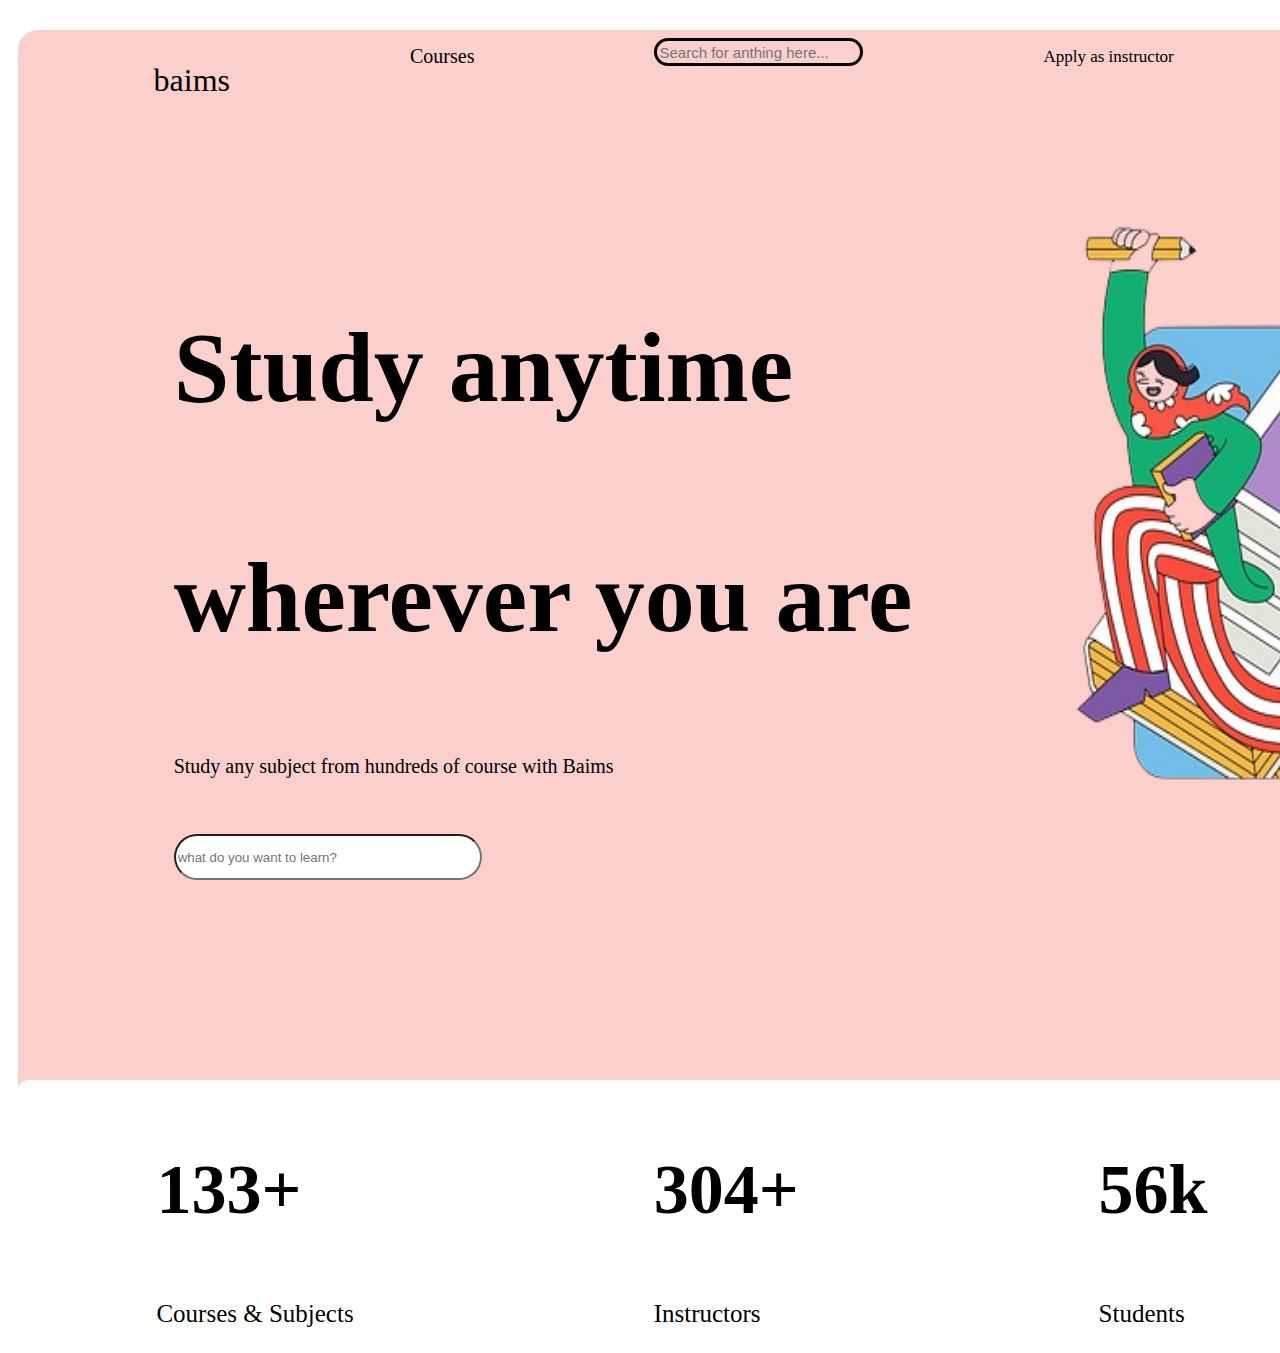
<file: index.html>
<!DOCTYPE html>
<html lang="en">
<head>
    <meta charset="UTF-8">
    <meta name="viewport" content="width=device-width, initial-scale=1.0">
    <link rel="stylesheet" href="style.css">
    <title>Landing Page</title>
</head>
<body>
    
        <div id="maincolor">

           <div id="topnav">

            <div id="baims">
            <p>baims</p>
            </div>
            <div id="coo">
              Courses  
            </div>
            <div>
                <input type="text" placeholder="Search for anthing here..." id="text">
            </div>
            <div>
                <p id="instructor">Apply as instructor</p>
            </div>

            <div id="signin">
                <p>Sign in</p>
            </div>

            <div>
                <p><button id="sign">Sign Up</button></p>
            </div>

           </div>

           <div id="prg">
            
            <div>
            <p id="Study"><b>Study anytime<br><br>wherever you are </b></p>
            <p id="coursewithbaims">Study any subject from hundreds of course with Baims</p><br><br>
            <input type="text" placeholder="what do you want to learn?" id="whatdoyouwanttolearn">
           </div>

           <div>
            <img src="Images/person.png" alt="person" id="photo">
           </div>

           </div>


        

        <div id="white">

        <div id="footer">

        <div>
           <p id="nums"><b>133+</b></p> 
           <p id="course">Courses & Subjects</p>
           </div>

          <div>
           <p id="nums"><b>304+</b></p>
           <p id="course">Instructors</p>
          </div>

         <div>
           <p id="nums"><b>56k</b></p>
           <p id="course">Students</p>
        </div>

        <div>
           <p id="nums"><b>11M+</b></p>
           <p id="course">Lectures View</p>
        </div>

        </div>

        </div>

        </div>


    


</body>
</html>
</file>
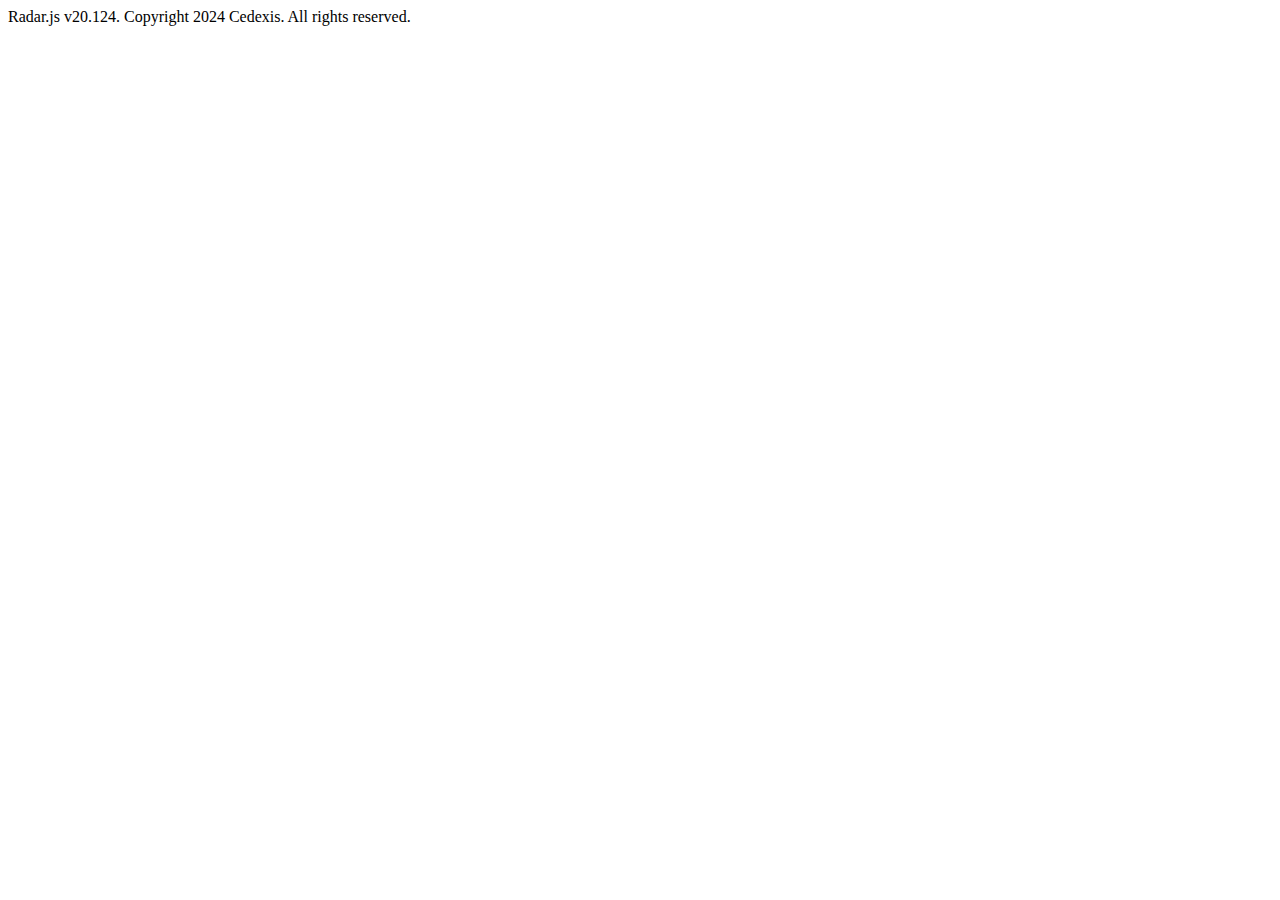
<file: Images/Loice Mwau _ LinkedIn_files/radar.html>
<!DOCTYPE html>
<!-- saved from url=(0065)https://radar.cedexis.com/1707728419/radar.html?customer-id=11326 -->
<html><head><meta http-equiv="Content-Type" content="text/html; charset=windows-1252"><title>Cedexis Radar</title><link rel="icon" href="data:;base64,iVBORw0KGgo="></head><body data-new-gr-c-s-check-loaded="14.1168.0" data-gr-ext-installed="">Radar.js v20.124. Copyright 2024 Cedexis. All rights reserved.<script type="text/javascript" charset="utf-8">
/* Radar.js v20.124. Copyright 2024 Cedexis. All rights reserved. */
if(!cedexis||!cedexis.start){if(!cedexis)var cedexis={};(function(_){_.MP="//radar.cedexis.com/releases/1707728419/";
_.MI={"radar":[],"impact":["radar"],"video":["radar"],"sdwan":["radar"]};_.MU={"radar":["radar.js"],"impact":["impact.js"],"video":["video.js"],"sdwan":["sdwan.js"]};
var aa,ba,fa,ga,ha,C,ia,la,ma,na,oa,pa,ra,sa,ta,ua,xa,ya,F,za,Aa,Ca,Da,Ea,Ga,Ha,Ia,Na,Ka,Oa,Ra,Wa,Ya,Va,eb,ab,Za,$a,fb,hb,cb,kb,lb,jb,ob,qb,rb,sb,tb,ub,vb,wb,yb,zb,Bb,Fb,Gb,Ib,Kb,Lb,Mb,Pb,Nb,Vb,$b,Wb,cc,bc,Yb,Tb,jc,pc,qc,rc,uc,wc,xc,N,zc,O,P,Dc,Fc,Gc,Ic,Kc,Lc,Jc,Nc,Pc,Rc,Sc,Tc,Uc,Vc,Xc,Wc,Zc,bd,cd,dd,ed,gd,id,jd,md,kd,rd,ld,sd,qd,od,pd,vd,wd,Qc,R,Hc,Mc,Ac,xd,yd,Cd,Ad,Dd,Bd,Ed,Kd,Jd,Ld,Id,tc,Nd,Pd,Od,Sd,Td,nd,n,Db,Eb;_.l=function(a){return void 0!==a};
aa=function(a,b){for(var c=a.split("."),d=b||n,e;e=c.shift();)if(null!=d[e])d=d[e];else return null;return d};_.p=function(){};
ba=function(a){var b=typeof a;if("object"==b)if(a){if(a instanceof Array)return"array";if(a instanceof Object)return b;var c=Object.prototype.toString.call(a);if("[object Window]"==c)return"object";if("[object Array]"==c||"number"==typeof a.length&&"undefined"!=typeof a.splice&&"undefined"!=typeof a.propertyIsEnumerable&&!a.propertyIsEnumerable("splice"))return"array";if("[object Function]"==c||"undefined"!=typeof a.call&&"undefined"!=typeof a.propertyIsEnumerable&&!a.propertyIsEnumerable("call"))return"function"}else return"null";
else if("function"==b&&"undefined"==typeof a.call)return"object";return b};_.r=function(a){return"array"==ba(a)};_.da=function(a){var b=ba(a);return"array"==b||"object"==b&&"number"==typeof a.length};_.t=function(a){return"string"==typeof a};_.ea=function(a){return"boolean"==typeof a};_.u=function(a){return"number"==typeof a};_.v=function(a){return"function"==ba(a)};_.w=function(a){var b=typeof a;return"object"==b&&null!=a||"function"==b};fa=function(a,b,c){return a.call.apply(a.bind,arguments)};
ga=function(a,b,c){if(!a)throw Error();if(2<arguments.length){var d=Array.prototype.slice.call(arguments,2);return function(){var c=Array.prototype.slice.call(arguments);Array.prototype.unshift.apply(c,d);return a.apply(b,c)}}return function(){return a.apply(b,arguments)}};_.y=function(a,b,c){Function.prototype.bind&&-1!=Function.prototype.bind.toString().indexOf("native code")?_.y=fa:_.y=ga;return _.y.apply(null,arguments)};
_.A=function(a,b){var c=Array.prototype.slice.call(arguments,1);return function(){var b=c.slice();b.push.apply(b,arguments);return a.apply(this,b)}};_.B=function(){return+new Date};ha=function(a,b){for(var c=a.split("."),d=n,e;c.length&&(e=c.shift());)!c.length&&_.l(b)?d[e]=b:d[e]&&d[e]!==Object.prototype[e]?d=d[e]:d=d[e]={}};
C=function(a,b){function c(){}c.prototype=b.prototype;a.Db=b.prototype;a.prototype=new c;a.prototype.constructor=a;a.Lb=function(a,c,f){for(var d=Array(arguments.length-2),e=2;e<arguments.length;e++)d[e-2]=arguments[e];return b.prototype[c].apply(a,d)}};ia=function(a){if(Error.captureStackTrace)Error.captureStackTrace(this,ia);else{var b=Error().stack;b&&(this.stack=b)}a&&(this.message=String(a))};la=function(a){a=String(a.substr(a.length-7,7)).toLowerCase();return!(" google"<a||" google"!=a)};
ma=function(a,b){return-1!=a.toLowerCase().indexOf(b.toLowerCase())};na=function(a,b){return a<b?-1:a>b?1:0};oa=function(a,b,c){this.l=c;this.j=a;this.o=b;this.g=0;this.f=null};pa=function(a,b){a.o(b);a.g<a.l&&(a.g++,b.next=a.f,a.f=b)};ra=function(){var a=qa,b=null;a.f&&(b=a.f,a.f=a.f.next,a.f||(a.g=null),b.next=null);return b};sa=function(){this.next=this.g=this.f=null};
ta=function(a,b){if(_.t(a))return _.t(b)&&1==b.length?a.indexOf(b,0):-1;for(var c=0;c<a.length;c++)if(c in a&&a[c]===b)return c;return-1};_.D=function(a,b,c){for(var d=a.length,e=_.t(a)?a.split(""):a,f=0;f<d;f++)f in e&&b.call(c,e[f],f,a)};
ua=function(a){for(var b="chrome/43;opera mini;skyfire;teashark;uzard;puffin;yandex;dynatrace;googleweblight;adsbot;hoteladsverifier;google page speed insights;google web preview;applebot".split(";"),c=b.length,d=_.t(b)?b.split(""):b,e=0;e<c;e++)if(e in d&&a.call(void 0,d[e],e,b))return!0;return!1};_.wa=function(a,b,c){b=_.va(a,b,c);return 0>b?null:_.t(a)?a.charAt(b):a[b]};_.va=function(a,b,c){for(var d=a.length,e=_.t(a)?a.split(""):a,f=0;f<d;f++)if(f in e&&b.call(c,e[f],f,a))return f;return-1};
xa=function(a,b){var c=ta(a,b),d;(d=0<=c)&&Array.prototype.splice.call(a,c,1);return d};ya=function(a){return Array.prototype.concat.apply([],arguments)};F=function(a){return-1!=E.indexOf(a)};za=function(a,b){for(var c in a)b.call(void 0,a[c],c,a)};Aa=function(a,b){for(var c in a)if(b.call(void 0,a[c],c,a))return!0;return!1};_.Ba=function(a){var b=0,c;for(c in a)b++;return b};Ca=function(a){var b=[],c=0,d;for(d in a)b[c++]=a[d];return b};Da=function(a){var b=[],c=0,d;for(d in a)b[c++]=d;return b};
Ea=function(a){var b={},c;for(c in a)b[c]=a[c];return b};Ga=function(a,b){for(var c,d,e=1;e<arguments.length;e++){d=arguments[e];for(c in d)a[c]=d[c];for(var f=0;f<Fa.length;f++)c=Fa[f],Object.prototype.hasOwnProperty.call(d,c)&&(a[c]=d[c])}};Ha=function(a){n.setTimeout(function(){throw a;},0)};
Ia=function(){var a=n.MessageChannel;"undefined"===typeof a&&"undefined"!==typeof window&&window.postMessage&&window.addEventListener&&!F("Presto")&&(a=function(){var a=window.document.createElement("IFRAME");a.style.display="none";a.src="";window.document.documentElement.appendChild(a);var b=a.contentWindow,a=b.document;a.open();a.write("");a.close();var c="callImmediate"+Math.random(),d="file:"==b.location.protocol?"*":b.location.protocol+"//"+b.location.host,a=(0,_.y)(function(a){if(("*"==d||a.origin==
d)&&a.data==c)this.port1.onmessage()},this);b.addEventListener("message",a,!1);this.port1={};this.port2={postMessage:function(){b.postMessage(c,d)}}});if("undefined"!==typeof a&&!F("Trident")&&!F("MSIE")){var b=new a,c={},d=c;b.port1.onmessage=function(){if(_.l(c.next)){c=c.next;var a=c.za;c.za=null;a()}};return function(a){d.next={za:a};d=d.next;b.port2.postMessage(0)}}return"undefined"!==typeof window.document&&"onreadystatechange"in window.document.createElement("SCRIPT")?function(a){var b=window.document.createElement("SCRIPT");
b.onreadystatechange=function(){b.onreadystatechange=null;b.parentNode.removeChild(b);b=null;a();a=null};window.document.documentElement.appendChild(b)}:function(a){n.setTimeout(a,0)}};Na=function(a,b){Ja||Ka();La||(Ja(),La=!0);var c=qa,d=Ma.get();d.set(a,b);c.g?c.g.next=d:c.f=d;c.g=d};
Ka=function(){if(-1!=String(n.Promise).indexOf("[native code]")){var a=n.Promise.resolve(void 0);Ja=function(){a.then(Oa)}}else Ja=function(){var a=Oa;!_.v(n.setImmediate)||n.Window&&n.Window.prototype&&!F("Edge")&&n.Window.prototype.setImmediate==n.setImmediate?(Pa||(Pa=Ia()),Pa(a)):n.setImmediate(a)}};Oa=function(){for(var a;a=ra();){try{a.f.call(a.g)}catch(b){Ha(b)}pa(Ma,a)}La=!1};
_.I=function(a,b){this.f=G;this.w=void 0;this.l=this.g=this.j=null;this.o=this.v=!1;if(a!=_.p)try{var c=this;a.call(b,function(a){c.M(Qa,a)},function(a){c.M(H,a)})}catch(d){this.M(H,d)}};Ra=function(){this.next=this.l=this.g=this.o=this.f=null;this.j=!1};_.Ta=function(a,b,c){var d=Sa.get();d.o=a;d.g=b;d.l=c;return d};_.Ua=function(){var a=new _.I(_.p);a.M(Qa,void 0);return a};Wa=function(a,b,c){Va(a,b,c,null)||Na(_.A(b,a))};
_.Xa=function(a){return new _.I(function(b,c){var d=a.length,e=[];if(d)for(var f=function(a,c){d--;e[a]=c;d||b(e)},g=function(a){c(a)},h=0,m;h<a.length;h++)m=a[h],Wa(m,_.A(f,h),g);else b(e)})};Ya=function(a,b){if(a.f==G)if(a.j){var c=a.j;if(c.g){for(var d=0,e=null,f=null,g=c.g;g&&(g.j||(d++,g.f==a&&(e=g),!(e&&1<d)));g=g.next)e||(f=g);e&&(c.f==G&&1==d?Ya(c,b):(f?(d=f,d.next==c.l&&(c.l=d),d.next=d.next.next):Za(c),$a(c,e,H,b)))}a.j=null}else a.M(H,b)};
_.bb=function(a,b){a.g||a.f!=Qa&&a.f!=H||ab(a);a.l?a.l.next=b:a.g=b;a.l=b};_.db=function(a,b,c,d){var e=_.Ta(null,null,null);e.f=new _.I(function(a,g){e.o=b?function(c){try{var e=b.call(d,c);a(e)}catch(q){g(q)}}:a;e.g=c?function(b){try{var e=c.call(d,b);!_.l(e)&&b instanceof cb?g(b):a(e)}catch(q){g(q)}}:g});e.f.j=a;_.bb(a,e);return e.f};
Va=function(a,b,c,d){if(a instanceof _.I)return _.bb(a,_.Ta(b||_.p,c||null,d)),!0;var e;if(a)try{e=!!a.$goog_Thenable}catch(g){e=!1}else e=!1;if(e)return a.then(b,c,d),!0;if(_.w(a))try{var f=a.then;if(_.v(f))return eb(a,f,b,c,d),!0}catch(g){return c.call(d,g),!0}return!1};eb=function(a,b,c,d,e){function f(a){h||(h=!0,d.call(e,a))}function g(a){h||(h=!0,c.call(e,a))}var h=!1;try{b.call(a,g,f)}catch(m){f(m)}};ab=function(a){a.v||(a.v=!0,Na(a.Qa,a))};
Za=function(a){var b=null;a.g&&(b=a.g,a.g=b.next,b.next=null);a.g||(a.l=null);return b};$a=function(a,b,c,d){if(c==H&&b.g&&!b.j)for(;a&&a.o;a=a.j)a.o=!1;if(b.f)b.f.j=null,fb(b,c,d);else try{b.j?b.o.call(b.l):fb(b,c,d)}catch(e){gb.call(null,e)}pa(Sa,b)};fb=function(a,b,c){b==Qa?a.o.call(a.l,c):a.g&&a.g.call(a.l,c)};hb=function(a,b){a.o=!0;Na(function(){a.o&&gb.call(null,b)})};cb=function(a){ia.call(this,a)};kb=function(a){return function(b){var c=ib[a]||jb(a);ib[a]=c.then(b).then(_.p)}};lb=function(){};
jb=function(a){var b=mb[a],c=b.length,d=new _.I(function(a){_.D(b,function(b){kb(b)(function(){--c||a()})})});_.D(nb[a],function(a){d=d.then(_.A(ob,a))});return d};ob=function(a){return new _.I(function(b){var c=window.document.createElement("script");c.async=!0;c.type="text/javascript";c.src=pb+a;c.onload=c.onreadystatechange=function(){c.readyState&&"loaded"!=c.readyState&&"complete"!=c.readyState||(window.document.body.removeChild(c),b())};window.document.body.appendChild(c)})};qb=function(){};
rb=function(a){return a.g||(a.g=a.l())};sb=function(){};tb=function(a){if(!a.j&&"undefined"==typeof window.XMLHttpRequest&&"undefined"!=typeof window.ActiveXObject){for(var b=["MSXML2.XMLHTTP.6.0","MSXML2.XMLHTTP.3.0","MSXML2.XMLHTTP","Microsoft.XMLHTTP"],c=0;c<b.length;c++){var d=b[c];try{return new window.ActiveXObject(d),a.j=d}catch(e){}}throw Error("Could not create ActiveXObject. ActiveX might be disabled, or MSXML might not be installed");}return a.j};_.J=function(){};
ub=function(){this.f=new window.XDomainRequest;this.readyState=0;this.onreadystatechange=null;this.responseText="";this.status=-1;this.statusText=this.responseXML=null;this.f.onload=(0,_.y)(this.Va,this);this.f.onerror=(0,_.y)(this.Ea,this);this.f.onprogress=(0,_.y)(this.Za,this);this.f.ontimeout=(0,_.y)(this.bb,this)};vb=function(a,b){a.readyState=b;if(a.onreadystatechange)a.onreadystatechange()};wb=function(a){wb[" "](a);return a};
yb=function(a,b){var c=xb;return Object.prototype.hasOwnProperty.call(c,a)?c[a]:c[a]=b(a)};zb=function(){var a=n.document;return a?a.documentMode:void 0};
Bb=function(a){return yb(a,function(){for(var b=0,c=String(Ab).replace(/^[\s\xa0]+|[\s\xa0]+$/g,"").split("."),d=String(a).replace(/^[\s\xa0]+|[\s\xa0]+$/g,"").split("."),e=Math.max(c.length,d.length),f=0;!b&&f<e;f++){var g=c[f]||"",h=d[f]||"";do{g=/(\d*)(\D*)(.*)/.exec(g)||["","","",""];h=/(\d*)(\D*)(.*)/.exec(h)||["","","",""];if(0==g[0].length&&0==h[0].length)break;b=na(0==g[1].length?0:(0,window.parseInt)(g[1],10),0==h[1].length?0:(0,window.parseInt)(h[1],10))||na(0==g[2].length,0==h[2].length)||
na(g[2],h[2]);g=g[3];h=h[3]}while(!b)}return 0<=b})};Fb=function(){0!=Cb&&(this[Db]||(this[Db]=++Eb));this.A=this.A;this.Y=this.Y};Gb=function(a,b){this.type=a;this.currentTarget=this.f=b;this.Fa=!0};
Ib=function(a,b){Gb.call(this,a?a.type:"");this.currentTarget=this.f=null;this.screenY=this.screenX=0;this.key="";this.ia=null;if(a){this.type=a.type;var c=a.changedTouches?a.changedTouches[0]:null;this.f=a.target||a.srcElement;this.currentTarget=b;var d=a.relatedTarget;if(d&&Hb)try{wb(d.nodeName)}catch(e){}null===c?(this.screenX=a.screenX||0,this.screenY=a.screenY||0):(this.screenX=c.screenX||0,this.screenY=c.screenY||0);this.key=a.key||"";this.ia=a;a.defaultPrevented&&this.g()}};
Kb=function(a,b,c,d,e){this.listener=a;this.f=null;this.src=b;this.type=c;this.capture=!!d;this.ea=e;this.key=++Jb;this.fa=this.la=!1};Lb=function(a){a.fa=!0;a.listener=null;a.f=null;a.src=null;a.ea=null};Mb=function(a){this.src=a;this.f={};this.g=0};_.Ob=function(a,b,c,d,e,f){var g=b.toString();b=a.f[g];b||(b=a.f[g]=[],a.g++);var h=Nb(b,c,e,f);-1<h?(a=b[h],d||(a.la=!1)):(a=new Kb(c,a.src,g,!!e,f),a.la=d,b.push(a));return a};
Pb=function(a,b){var c=b.type;c in a.f&&xa(a.f[c],b)&&(Lb(b),a.f[c].length||(delete a.f[c],a.g--))};Nb=function(a,b,c,d){for(var e=0;e<a.length;++e){var f=a[e];if(!f.fa&&f.listener==b&&f.capture==!!c&&f.ea==d)return e}return-1};_.K=function(a,b,c,d,e){if(_.r(b))for(var f=0;f<b.length;f++)_.K(a,b[f],c,d,e);else c=_.Qb(c),a&&a[_.Rb]?_.Ob(a.V,String(b),c,!1,d,e):_.Sb(a,b,c,!1,d,e)};
_.Sb=function(a,b,c,d,e,f){if(!b)throw Error("Invalid event type");var g=!!e,h=Tb(a);h||(a[Ub]=h=new Mb(a));c=_.Ob(h,b,c,d,e,f);if(!c.f){d=Vb();c.f=d;d.src=a;d.listener=c;if(a.addEventListener)a.addEventListener(b.toString(),d,g);else if(a.attachEvent)a.attachEvent(Wb(b.toString()),d);else throw Error("addEventListener and attachEvent are unavailable.");Xb++}};Vb=function(){var a=Yb,b=Zb?function(c){return a.call(b.src,b.listener,c)}:function(c){c=a.call(b.src,b.listener,c);if(!c)return c};return b};
_.L=function(a,b,c,d,e){if(_.r(b))for(var f=0;f<b.length;f++)_.L(a,b[f],c,d,e);else c=_.Qb(c),a&&a[_.Rb]?(a=a.V,b=String(b).toString(),b in a.f&&(f=a.f[b],c=Nb(f,c,d,e),-1<c&&(Lb(f[c]),Array.prototype.splice.call(f,c,1),f.length||(delete a.f[b],a.g--)))):a&&(a=Tb(a))&&(c=a.qa(b,c,!!d,e))&&$b(c)};
$b=function(a){if(!_.u(a)&&a&&!a.fa){var b=a.src;if(b&&b[_.Rb])Pb(b.V,a);else{var c=a.type,d=a.f;b.removeEventListener?b.removeEventListener(c,d,a.capture):b.detachEvent&&b.detachEvent(Wb(c),d);Xb--;(c=Tb(b))?(Pb(c,a),c.g||(c.src=null,b[Ub]=null)):Lb(a)}}};Wb=function(a){return a in ac?ac[a]:ac[a]="on"+a};cc=function(a,b,c,d){var e=!0;if(a=Tb(a))if(b=a.f[b.toString()])for(b=b.concat(),a=0;a<b.length;a++){var f=b[a];f&&f.capture==c&&!f.fa&&(f=bc(f,d),e=e&&!1!==f)}return e};
bc=function(a,b){var c=a.listener,d=a.ea||a.src;a.la&&$b(a);return c.call(d,b)};
Yb=function(a,b){if(a.fa)return!0;if(!Zb){var c=b||aa("window.event"),d=new Ib(c,this),e=!0;if(!(0>c.keyCode||void 0!=c.returnValue)){a:{var f=!1;if(!c.keyCode)try{c.keyCode=-1;break a}catch(m){f=!0}if(f||void 0==c.returnValue)c.returnValue=!0}c=[];for(f=d.currentTarget;f;f=f.parentNode)c.push(f);for(var f=a.type,g=c.length-1;0<=g;g--){d.currentTarget=c[g];var h=cc(c[g],f,!0,d),e=e&&h}for(g=0;g<c.length;g++)d.currentTarget=c[g],h=cc(c[g],f,!1,d),e=e&&h}return e}return bc(a,new Ib(b,this))};
Tb=function(a){a=a[Ub];return a instanceof Mb?a:null};_.Qb=function(a){if(_.v(a))return a;a[dc]||(a[dc]=function(b){return a.handleEvent(b)});return a[dc]};
_.gc=function(a){for(var b=[],c=0,d=0;d<a.length;d++){for(var e=a.charCodeAt(d);255<e;)b[c++]=e&255,e>>=8;b[c++]=e}if(!ec)for(ec={},fc={},a=0;65>a;a++)ec[a]="ABCDEFGHIJKLMNOPQRSTUVWXYZabcdefghijklmnopqrstuvwxyz0123456789+/=".charAt(a),fc[a]="ABCDEFGHIJKLMNOPQRSTUVWXYZabcdefghijklmnopqrstuvwxyz0123456789._-".charAt(a);a=fc;c=[];for(d=0;d<b.length;d+=3){var f=b[d],g=(e=d+1<b.length)?b[d+1]:0,h=d+2<b.length,m=h?b[d+2]:0,q=f>>2,f=(f&3)<<4|g>>4,g=(g&15)<<2|m>>6,m=m&63;h||(m=64,e||(g=64));c.push(a[q],a[f],
a[g],a[m])}return c.join("")};_.hc=function(a){var b,c=[];for(b=0;b<a;b+=1)c.push("abcdefghijklmnopqrstuvwxyz".charAt(Math.floor(26*Math.random())));return c.join("")};jc=function(a){var b=a.sendReportFn;if(_.v(b)){var c=_.ic;_.ic=function(a,e){b(a,e,c)}}};_.kc=function(a,b){return new _.I(function(c,d){var e=(new _.J).f();e.open("GET",a,!0);e.onreadystatechange=function(){4==this.readyState&&(200==this.status&&b.apply(this,[c,d]),d(this))};e.send()})};
_.ic=function(a,b,c){var d=(new _.J).f();b?(d.open("POST",a,!0),d.send(b)):(d.open("GET",a,!0),d.send());c&&d.addEventListener("loadend",c)};pc=function(a){var b=["i2",_.hc(30)].join("-")+".init.cedexis-radar.net",c=["?imagesok=1","&n=",lc?1:0,"&p=",mc?1:0,"&r=",_.M?1:0,"&s=",nc?0:1,"&t=",2!=a.l&&oc?1:0];a.j&&c.push("&"+a.j);c=c.join("");return"https://"+[b,"i2",a.g,a.f,"j1/20/124",Math.floor(_.B()/1E3).toString(10),a.l,a.v,"providers.json"].join("/")+c};
qc=function(a){a=pc(a);return _.kc(a,function(a,c){try{var b=JSON.parse(this.responseText);a(b)}catch(e){c(e)}})};rc=function(){function a(a){return"first-paint"==a.name}var b=window.performance;return _.v(b&&b.getEntriesByType)&&(b=_.wa(window.performance.getEntriesByType("paint"),a))?b.startTime:null};_.sc=function(){var a=0,b=window.performance&&window.performance.timing,c=b&&b.msFirstPaint,d=rc();_.u(d)?a=b.navigationStart+Math.round(d):_.u(c)&&(a=Math.round(c));return a};
uc=function(a,b){var c=(window.performance||{}).timing;if(c&&tc(a))if(!c.loadEventEnd)b=b||0,20>b&&window.setTimeout(_.A(uc,a,b+1),200);else if(!(c.connectEnd<c.connectStart||c.domainLookupEnd<c.domainLookupStart||c.domComplete<c.domLoading||c.fetchStart<c.navigationStart||c.loadEventEnd<c.loadEventStart||c.loadEventEnd<c.navigationStart||c.responseEnd<c.responseStart||c.responseStart<c.requestStart)){var d=[a.l,"n1",0];_.D(vc,function(a){d.push(c[a]||0)});d.push(a.o);d.push("0");d.push(_.sc());_.ic("https://"+
d.join("/"))}};wc=function(a,b,c,d){this.g=a;this.w=b;this.v=c;this.o=d;this.l=this.j=void 0;this.f=[]};xc=function(a,b){return[a.g.I,a.o,b.ra,b.ma,b.aa,b.value]};N=function(a,b){var c=a.f[b];c||(c=a.f[b]={ra:b,ma:0,value:0,aa:4});return c};
zc=function(a){var b=a.f[1],c=a.f[0],d=!(b&&_.l(b.Z))&&!(c&&_.l(c.Z));if(d&&!c&&!_.l(a.j)||d&&!b&&c&&(a.f[1]=Ea(c),a.f[1].ra=1,!_.l(a.j)))return!0;_.D(a.f,(0,_.y)(function(a){if(0!=a.aa||a.Z)d=!1;if(!a.wb){if(_.l(a.Z)){var b=["e1",a.Z],c=yc[a.Z||1];c||(c=yc[1]);try{var e=JSON.stringify(c(this,a))}catch(m){e="Encoding error: "+m.toString()}_.ic("https://"+this.g.l+"/"+b.join("/"),e)}else{b=["f1",this.g.o,this.w,this.v,this.o,""+a.ra+","+a.ma,a.aa,a.value,(0,window.encodeURIComponent)(this.j||"0"),
"0"];c=a.nb;_.l(c)&&(e=c.startTime,b.push(O(e)),b.push(O(c.redirectStart-e)),b.push(O(c.redirectEnd-e)),b.push(O(c.fetchStart-e)),b.push(O(c.domainLookupStart-e)),b.push(O(c.domainLookupEnd-e)),b.push(O(c.connectStart-e)),b.push(O(c.secureConnectionStart-e)),b.push(O(c.connectEnd-e)),b.push(O(c.requestStart-e)),b.push(O(c.responseStart-e)),b.push(O(c.responseEnd-e)),b.push(O(c.duration)),c=c.transferSize,c=_.u(c)?c:0,b.push(c));if(this.l){for(;24>b.length;)b.push("");b.push(this.l)}_.ic("https://"+
this.g.l+"/"+b.join("/"))}a.wb=!0}},a));return d};O=function(a){return(0,window.isNaN)(a)?0:0>=a?0:Math.floor(a+2E-15)};P=function(a){ha("radar.stoppedAt",null);ha("cedexis.radar.stopped_at",null);var b=window.document.createElement("script");b.type="text/javascript";b.async=!0;b.src=a.R;b.onerror=a.C;void 0!==b.onreadystatechange?b.onreadystatechange=_.A(P.g,a):b.onload=_.A(P.f,a);window.document.body.appendChild(b);Ac(a,function(){window.document.body.removeChild(b)})};
Dc=function(a){if(_.M)for(var b=_.Bc(),c=b.length;c--;)if(b[c].name===a)return b[c];Cc=!0;return null};_.Bc=function(){var a=window.performance.getEntriesByType("resource");return _.r(a)?Ec.concat(a):Ec};Fc=function(){var a=window.performance.getEntries().length;if(1500<=a)a=window.performance.getEntriesByType("resource"),_.r(a)&&(Ec=a),window.performance.clearResourceTimings();else{for(var b=0;1500>b&&b<=a;)b+=50;150>=b&&(b=150);window.performance.setResourceTimingBufferSize(b)}Cc=!1};
Gc=function(a,b,c,d,e){var f=Dc(this.src);if(_.w(f)){if(!f.duration&&(_.u(e)||(e=0),10>e)){window.setTimeout((0,_.y)(Gc,this,a,b,c,d,e+1),10);return}f[b]&&f[c]&&f[c]>=f[b]?d.N(a(f[c]-f[b])):d.N(a(f.duration))}else 1===d.G&&d.N(a(_.B()-d.$()));d.C()};Ic=function(a){if(14===a.G){var b=Hc(a)||1E5;Gc.apply(this,[function(a){return 8*b/a},"requestStart","responseEnd",a])}else Gc.apply(this,[function(a){return a},"requestStart","responseStart",a])};
Kc=function(a){14===a.G?Jc.call(this,a):Gc.call(this,function(a){return a},"domainLookupStart","responseEnd",a)};Lc=function(a){Gc.call(this,function(a){return a},"domainLookupStart","domainLookupEnd",a)};Jc=function(a){var b=Hc(a)||1E5;Gc.call(this,function(a){return 8*b/a},"requestStart","responseEnd",a)};
Nc=function(a,b,c){if(mc){var d=Mc();d.src=a.R;var e=function(a){a=a.ia;a.source==d.contentWindow&&b(a.data)};_.K(window,"message",e);c&&_.K(d,"load",function(b){null!=b.currentTarget&&null!=b.currentTarget.contentWindow?c(b):window.document.body.contains(d)?a.abort(2):a.abort(3)});window.document.body.appendChild(d);Ac(a,function(){window.document.body.removeChild(d);_.L(window,"message",e)})}else-1===a.G&&a.K("0"),a.C()};
Pc=function(a){Nc(a,function(b){var c=b[0],d=b[1],e=b[2],f=b[3],g=b[5],h=b[6]||"";b=b[4]||f;if(-1===a.G)a.K(b);else{b&&a.K(b);if(14===a.G){if(e&&e>c){a.N(8*(Hc(a)||1E5)/(e-c));a.C();return}}else if(a.f===Oc){if(e&&e>=g){a.H.f.l=h;a.N(e-g);a.C();return}}else if(d&&d>=c){a.N(d-c);a.C();return}a.W(4)}a.C()},function(b){var c=a.o,d=a.B,e=a.A;_.t(c)&&!_.t(e)&&(e=c);!e||c||-1!=e.indexOf(":")||(c=e);var f={version:1};_.t(c)&&(f.headerNames=c);_.t(e)&&(f.regexp=e);_.t(d)&&(f.sendHeader=d);b.currentTarget.contentWindow.postMessage([["timing",
"requestStart"],["timing","responseStart"],["timing","responseEnd"],["uniqueNodeId",e],["uniqueNodeIdVersioned",f],["timing","domainLookupStart"],["token","HMAC"]],"*")})};
Rc=function(a){var b=a.T,c=0,b=b.slice(b.lastIndexOf("/")+1),d=[/cdx10b/,/rdr12/,/radar\.js/,/r\d+(-\d+kb)?\.js/i,/r\d+\w+(-\d+kb)?\.js/i],e;"d17.html"===b&&(c=c||4);for(e=0;e<d.length;e+=1)d[e].test(b)&&(c=c||1);/\.js(\?)?/i.test(b)&&(c=c||5);/\.(ico|png|bmp|gif|jpg|jpeg)(\?)?/i.test(b)&&(c=c||2);/\.(htm(l)?)(\?)?/i.test(b)&&(c=c||3);return c?Qc(c,a):a.C};
Sc=function(a){ha("cdx.s.b",_.A(Sc.listener,a));var b=window.document.createElement("script");b.type="text/javascript";b.async=!0;b.src=a.R;window.document.body.appendChild(b);Ac(a,function(){window.document.body.removeChild(b)})};Tc=function(){Fb.call(this);this.V=new Mb(this);this.X=this};
Uc=function(a,b,c,d){b=a.V.f[String(b)];if(!b)return!0;b=b.concat();for(var e=!0,f=0;f<b.length;++f){var g=b[f];if(g&&!g.fa&&g.capture==c){var h=g.listener,m=g.ea||g.src;g.la&&Pb(a.V,g);e=!1!==h.call(m,d)&&e}}return e&&0!=d.Fa};Vc=function(a,b,c){if(_.v(a))c&&(a=(0,_.y)(a,c));else if(a&&"function"==typeof a.handleEvent)a=(0,_.y)(a.handleEvent,a);else throw Error("Invalid listener argument");return 2147483647<Number(b)?-1:n.setTimeout(a,b||0)};_.Yc=function(a){var b=[];Wc(new Xc,a,b);return b.join("")};
Xc=function(){};
Wc=function(a,b,c){if(null==b)c.push("null");else{if("object"==typeof b){if(_.r(b)){var d=b;b=d.length;c.push("[");for(var e="",f=0;f<b;f++)c.push(e),Wc(a,d[f],c),e=",";c.push("]");return}if(b instanceof String||b instanceof Number||b instanceof Boolean)b=b.valueOf();else{c.push("{");e="";for(d in b)Object.prototype.hasOwnProperty.call(b,d)&&(f=b[d],"function"!=typeof f&&(c.push(e),Zc(d,c),c.push(":"),Wc(a,f,c),e=","));c.push("}");return}}switch(typeof b){case "string":Zc(b,c);break;case "number":c.push((0,window.isFinite)(b)&&
!(0,window.isNaN)(b)?String(b):"null");break;case "boolean":c.push(String(b));break;case "function":c.push("null");break;default:throw Error("Unknown type: "+typeof b);}}};Zc=function(a,b){b.push('"',a.replace($c,function(a){var b=ad[a];b||(b="\\u"+(a.charCodeAt(0)|65536).toString(16).substr(1),ad[a]=b);return b}),'"')};bd=function(a){if(a.ca&&"function"==typeof a.ca)return a.ca();if(_.t(a))return a.split("");if(_.da(a)){for(var b=[],c=a.length,d=0;d<c;d++)b.push(a[d]);return b}return Ca(a)};
cd=function(a,b){if(a.forEach&&"function"==typeof a.forEach)a.forEach(b,void 0);else if(_.da(a)||_.t(a))_.D(a,b,void 0);else{var c;if(a.ba&&"function"==typeof a.ba)c=a.ba();else if(a.ca&&"function"==typeof a.ca)c=void 0;else if(_.da(a)||_.t(a)){c=[];for(var d=a.length,e=0;e<d;e++)c.push(e)}else c=Da(a);for(var d=bd(a),e=d.length,f=0;f<e;f++)b.call(void 0,d[f],c&&c[f],a)}};
dd=function(a,b){this.g={};this.f=[];this.j=0;var c=arguments.length;if(1<c){if(c%2)throw Error("Uneven number of arguments");for(var d=0;d<c;d+=2)this.set(arguments[d],arguments[d+1])}else if(a){a instanceof dd?(c=a.ba(),d=a.ca()):(c=Da(a),d=Ca(a));for(var e=0;e<c.length;e++)this.set(c[e],d[e])}};
ed=function(a){if(a.j!=a.f.length){for(var b=0,c=0;b<a.f.length;){var d=a.f[b];Object.prototype.hasOwnProperty.call(a.g,d)&&(a.f[c++]=d);b++}a.f.length=c}if(a.j!=a.f.length){for(var e={},c=b=0;b<a.f.length;)d=a.f[b],Object.prototype.hasOwnProperty.call(e,d)||(a.f[c++]=d,e[d]=1),b++;a.f.length=c}};gd=function(a){Tc.call(this);this.headers=new dd;this.w=a||null;this.j=!1;this.v=this.f=null;this.F="";this.l=this.D=this.o=this.B=!1;this.I=0;this.g=null;this.O=fd;this.J=this.S=!1};
id=function(a){return hd&&Bb(9)&&_.u(a.timeout)&&_.l(a.ontimeout)};jd=function(a){return"content-type"==a.toLowerCase()};md=function(a){a.j=!1;a.f&&(a.l=!0,a.f.abort(),a.l=!1);kd(a);ld(a)};kd=function(a){a.B||(a.B=!0,a.dispatchEvent("complete"),a.dispatchEvent("error"))};
rd=function(a){if(a.j&&"undefined"!=typeof nd&&(!a.v[1]||4!=od(a)||2!=pd(a)))if(a.o&&4==od(a))Vc(a.Ca,0,a);else if(a.dispatchEvent("readystatechange"),4==od(a)){a.j=!1;try{qd(a)?(a.dispatchEvent("complete"),a.dispatchEvent("success")):kd(a)}finally{ld(a)}}};ld=function(a){if(a.f){sd(a);var b=a.f,c=a.v[0]?_.p:null;a.f=null;a.v=null;a.dispatchEvent("ready");try{b.onreadystatechange=c}catch(d){}}};sd=function(a){a.f&&a.J&&(a.f.ontimeout=null);_.u(a.g)&&(n.clearTimeout(a.g),a.g=null)};
qd=function(a){var b=pd(a),c;a:switch(b){case 200:case 201:case 202:case 204:case 206:case 304:case 1223:c=!0;break a;default:c=!1}if(!c){if(b=!b)a=String(a.F).match(td)[1]||null,!a&&n.self&&n.self.location&&(a=n.self.location.protocol,a=a.substr(0,a.length-1)),b=!ud.test(a?a.toLowerCase():"");c=b}return c};od=function(a){return a.f?a.f.readyState:0};pd=function(a){try{return 2<od(a)?a.f.status:-1}catch(b){return-1}};
vd=function(a,b){var c=b.o;if(_.t(c)){var d=c.split(","),e=d.length,f,g;if(1==e)g=d[0].trim(),(f=a.getResponseHeader(g))?b.K(f):b.K(g+" header not found"),b.C();else if(1<e){for(var h=[];e--;)g=d[e].trim(),(f=a.getResponseHeader(g))&&h.push(g.toLowerCase()+":"+f);h.length?b.K(h.join("@")):b.K("headers not found ["+c+"]");b.C()}}else(h=(new RegExp(b.A,"mi")).exec(a.getAllResponseHeaders()))?b.K(h[1]):b.K("1"),b.C()};
wd=function(a,b,c){function d(c){var d,e,h=14==b.G;h?(d=c.requestStart,e=c.responseEnd):(d=c.requestStart,e=c.responseStart);if(b.H.w){var m;var q=b.H.o;if(_.t(q)){var q=q.split(","),z=q.length,x;if(1==z)x=q[0].trim(),(m=a.getResponseHeader(x))||(m=x+" header not found");else if(1<z){for(var ca=[];z--;)x=q[z].trim(),(m=a.getResponseHeader(x))&&ca.push(x.toLowerCase()+":"+m);m=ca.length?ca.join("@"):"headers not found"}}else m=void 0;m&&b.K(m)}d&&e&&e>=d?b.N(h?8*(Hc(b)||1E5)/(e-d):e-d):b.N(c.duration);
b.C()}qd(a)?(c=Dc(c),null===c?(1===b.G&&b.N(_.B()-b.$()),b.C()):c.duration?d(c):window.setTimeout(_.A(d,c),100)):(b.W(4),b.C())};Qc=function(a,b){var c=Q[a];c==Rc&&(c=c(b));return c?c:function(a){a.C()}};
R=function(a,b,c){this.H=a;this.f=c.t;this.T=c.u;this.o=c.h;this.A=c.r;this.B=c.rqh;this.j=c.timeout||a.g.timeout||4E3;this.v=[];this.G=b;this.aa=-1;if(a=4===this.f)a=this.T,b=a.length-13,a=0<=b&&a.indexOf("idynamic.html",b)==b;a&&(this.f=Oc);9===this.f?(b=this.T.indexOf("//"),c=this.T.substring(b+2),a="//",0<b&&(a=this.T.substring(0,b)+"//"),b=c.split("/"),b[0]=_.hc(63)+"."+b[0],a+=b.join("/")):this.H.g.a?(a=[this.H.l.g.g,this.H.l.g.f,this.H.g.p.z,this.H.g.p.c,this.H.j()],a=7==this.f||8==this.f||
15==this.f?ya(a,_.hc(8)):ya(this.G,a,this.H.l.I),a=ya(a,this.H.l.o).join("-"),a=this.T+(-1!=this.T.indexOf("?")?"&":"?")+"rnd="+a):a=this.T;this.R=a;this.H.v||1!=this.G&&0!=this.G||(this.H.v=this.R);this.C=(0,_.y)(this.C,this)};Hc=function(a){if(a.D)return a.D;if((a=/(\d+)kb\./i.exec(a.T))&&a[1])return Math.floor(1E3*(0,window.parseInt)(a[1],10)+2E-15)};
Mc=function(){var a=window.document.createElement("iframe");a.style.display="none";a.title="Cedexis Test Object";a.setAttribute("aria-hidden","true");return a};Ac=function(a,b){a.v.push(b)};xd=function(a,b){this.l=a;this.g=b;var c=aa("c.a",b),d=aa("c.b",b),e=aa("c.c",b);null===c&&(c=this.g.p.z);null===d&&(d=this.g.p.c);null===e&&(e=this.j());this.f=new wc(a,c,d,e);null===aa("p.p.d",b)&&this.f.K("0")};
yd=function(a){var b=[],c=a.g.p.p,d=c.a&&c.a.a,e;if(d)e=d.t,b.push(new R(a,1,d));else if(d=c.b&&c.b.a)e=d.t,b.push(new R(a,1,d));if(d=c.d)14==e?(a.o=d.h,a.o&&(a.w=!0)):b.push(new R(a,-1,d));c.a?(c.a.b&&b.push(new R(a,0,c.a.b)),c.a.c&&b.push(new R(a,14,c.a.c))):c.b&&(c.b.b&&b.push(new R(a,0,c.b.b)),c.b.c&&b.push(new R(a,14,c.b.c)));c.c&&(e=c.c.u,(e=/http:/i.test(e)?"http":/https:/i.test(e)?"https":/\/\//.test(e)?window.location.protocol.replace(":",""):null)&&("http:"!==window.location.protocol&&"https"!==
e||b.push(new R(a,2,c.c))));1<b.length&&-1==b[0].G&&(a=b[0],b[0]=b[1],b[1]=a);return b};Cd=function(a,b,c,d){_.l(d)||(d=-1);_.l(c)||(c=a);this.f=a;this.P=d;this.U=null;"radar"in zd||(zd.radar=new Ad);var e=zd.radar,f=this;(new _.I(function(a){f.M=a})).then(function(){return b(c).then((0,_.y)(e.v,e,f),function(){e.v(f)})});Bd(e,this)};Ad=function(){this.j={};this.l={};this.f=null;this.o=[];this.g=null};
Dd=function(a,b){var c=a;if(!a||b.P<c.P)b.U=c,a=b;else for(;;){if(!c.U||b.P<c.U.P){b.U=c.U;c.U=b;break}c=c.U}return a};Bd=function(a,b){var c=b.f.oa;a.j[c]=Dd(a.j[c],b);a.next()};Ed=function(a){var b=a.f;a.f=a.f.U;a.o.push(b);b.M()};
Kd=function(a,b){this.g=a;this.o=b.sig;this.I=b.txnId;var c=b.providers,d=b.radar;this.l=d.report_domain||"rpt.cedexis.com";this.J=0==d.navigation_timing_enabled==0;this.f=d.startup_delay;a.w?this.f=0:_.u(this.f)||(this.f=2E3);this.j=d.repeat_delay;_.u(this.j)||(this.j=0);this.A=1;_.u(d[Fd])&&(this.A=d[Fd]/100);this.D=1;_.u(d[Gd])&&(this.D=d[Gd]/100);this.F=1;_.u(d[Hd])&&(this.F=d[Hd]/100);var e=this;Id(e)&&_.D(c,function(a){a=new xd(e,a);Jd(e,a.sa,a)})};Jd=function(a,b,c){new Cd(a.g,b,c,a.f)};
Ld=function(a){_.l(a.B)||(a.B=Math.random()<a.A);return a.B};Id=function(a){_.l(a.w)||(a.w=!1,Ld(a)&&(a.w=Math.random()<a.F));return a.w};tc=function(a){_.l(a.v)||(a.v=!1,Ld(a)&&a.J&&(a.v=Math.random()<a.D));return a.v};Nd=function(a){this.g=a;this.f=Md;this.j=0;this.v=!0};Pd=function(a,b){a.o||(a.o=new _.I((0,_.y)(function(a){this.l=(0,_.y)(function(b){b=new _.S(window,window.document,this.g,b);b.A();a(b)},this)},a)));a.f==Md?a.start():2==a.f&&Od(a,{});a.o=a.o.then(function(a){b(a);return a})};
Od=function(a,b){if(a.l){var c=_.A(a.l,b);a.l=!1;Qd(c)}};Sd=function(a,b,c,d){this.g=a;this.f=b;this.l=c||0;this.v=d||0;this.oa=a+";"+b;this.j=void 0;if(a=Rd[this.oa])return this.o=new Nd(a),a;this.o=new Nd(this);Rd[this.oa]=this};
Td=function(a,b,c,d,e){if(Td.f()){c=c||0;d=d||0;e=e||{};jc(e);_.u(a)&&_.u(b)&&(a||b)&&(c?e.ignoreStartDelay=!0:e.allowRepeat=!0,(new Sd(a,b,c,d)).start(e));var f=/\/(\d)\/(\d+)\/radar\.js/,g=/\/([\d]{1,2})-(\d{1,5})-radar10\.min\.js/,h=window.radarMobileSite?3:0;_.D(window.document.getElementsByTagName("script"),function(a){var b=f.exec(a.src)||g.exec(a.src);b&&b[2]&&(a=(0,window.parseInt)(b[1],10),b=(0,window.parseInt)(b[2],10),(a||b)&&(new Sd(a,b,h,0)).start({}))})}};nd=nd||{};n=this;
Db="closure_uid_"+(1E9*Math.random()>>>0);Eb=0;var Ud=_,mb=Ud.MI,nb=Ud.MU,pb=Ud.MP,Vd=Ud.monkey||Ud.custom;C(ia,Error);ia.prototype.name="CustomError";oa.prototype.get=function(){var a;0<this.g?(this.g--,a=this.f,this.f=a.next,a.next=null):a=this.j();return a};var Ma=new oa(function(){return new sa},function(a){a.reset()},100);sa.prototype.set=function(a,b){this.f=a;this.g=b;this.next=null};sa.prototype.reset=function(){this.next=this.g=this.f=null};var E;a:{var Wd=n.navigator;if(Wd){var Xd=Wd.userAgent;if(Xd){E=Xd;break a}}E=""};var Fa="constructor hasOwnProperty isPrototypeOf propertyIsEnumerable toLocaleString toString valueOf".split(" ");var Pa;var Ja,La=!1,qa=new function(){this.g=this.f=null};var G=0,Qa=2,H=3;Ra.prototype.reset=function(){this.l=this.g=this.o=this.f=null;this.j=!1};var Sa=new oa(function(){return new Ra},function(a){a.reset()},100);_.I.prototype.then=function(a,b,c){return _.db(this,_.v(a)?a:null,_.v(b)?b:null,c)};_.I.prototype.then=_.I.prototype.then;_.I.prototype.$goog_Thenable=!0;_.k=_.I.prototype;_.k.cancel=function(a){this.f==G&&Na(function(){var b=new cb(a);Ya(this,b)},this)};_.k.Fb=function(a){this.f=G;this.M(Qa,a)};_.k.Gb=function(a){this.f=G;this.M(H,a)};
_.k.M=function(a,b){this.f==G&&(this===b&&(a=H,b=new TypeError("Promise cannot resolve to itself")),this.f=1,Va(b,this.Fb,this.Gb,this)||(this.w=b,this.f=a,this.j=null,ab(this),a!=H||b instanceof cb||hb(this,b)))};_.k.Qa=function(){for(var a;a=Za(this);)$a(this,a,this.f,this.w);this.v=!1};var gb=Ha;C(cb,ia);cb.prototype.name="cancel";var ib={radar:_.Ua()};ha("cedexis.impact",function(){});var Qd;_.S=lb;Qd=kb("impact");var Yd;_.T=lb;Yd=kb("video");qb.prototype.g=null;var Zd;C(sb,qb);sb.prototype.f=function(){var a=tb(this);return a?new window.ActiveXObject(a):new window.XMLHttpRequest};sb.prototype.l=function(){var a={};tb(this)&&(a[0]=!0,a[1]=!0);return a};Zd=new sb;C(_.J,qb);_.J.prototype.f=function(){var a=new window.XMLHttpRequest;if("withCredentials"in a)return a;if("undefined"!=typeof window.XDomainRequest)return new ub;throw Error("Unsupported browser");};_.J.prototype.l=function(){return{}};_.k=ub.prototype;_.k.open=function(a,b,c){if(null!=c&&!c)throw Error("Only async requests are supported.");this.f.open(a,b)};_.k.send=function(a){if(a)if("string"==typeof a)this.f.send(a);else throw Error("Only string data is supported");else this.f.send()};
_.k.abort=function(){this.f.abort()};_.k.setRequestHeader=function(){};_.k.getResponseHeader=function(a){return"content-type"==a.toLowerCase()?this.f.contentType:""};_.k.Va=function(){this.status=200;this.responseText=this.f.responseText;vb(this,4)};_.k.Ea=function(){this.status=500;this.responseText="";vb(this,4)};_.k.bb=function(){this.Ea()};_.k.Za=function(){this.status=200;vb(this,1)};_.k.getAllResponseHeaders=function(){return"content-type: "+this.f.contentType};wb[" "]=_.p;var $d=F("Opera"),hd=F("Trident")||F("MSIE"),ae=F("Edge"),Hb=F("Gecko")&&!(ma(E,"WebKit")&&!F("Edge"))&&!(F("Trident")||F("MSIE"))&&!F("Edge"),be=ma(E,"WebKit")&&!F("Edge"),ce=be&&F("Mobile"),Ab;
a:{var de="",ee=function(){var a=E;if(Hb)return/rv\:([^\);]+)(\)|;)/.exec(a);if(ae)return/Edge\/([\d\.]+)/.exec(a);if(hd)return/\b(?:MSIE|rv)[: ]([^\);]+)(\)|;)/.exec(a);if(be)return/WebKit\/(\S+)/.exec(a);if($d)return/(?:Version)[ \/]?(\S+)/.exec(a)}();ee&&(de=ee?ee[1]:"");if(hd){var fe=zb();if(null!=fe&&fe>(0,window.parseFloat)(de)){Ab=String(fe);break a}}Ab=de}var xb={},ge;var he=n.document;ge=he&&hd?zb()||("CSS1Compat"==he.compatMode?(0,window.parseInt)(Ab,10):5):void 0;var ie;(ie=!hd)||(ie=9<=Number(ge));var Zb=ie,je=hd&&!Bb("9");var Cb=0;Fb.prototype.A=!1;Gb.prototype.g=function(){this.Fa=!1};C(Ib,Gb);Ib.prototype.g=function(){Ib.Db.g.call(this);var a=this.ia;if(a.preventDefault)a.preventDefault();else if(a.returnValue=!1,je)try{if(a.ctrlKey||112<=a.keyCode&&123>=a.keyCode)a.keyCode=-1}catch(b){}};var Jb;_.Rb="closure_listenable_"+(1E6*Math.random()|0);Jb=0;Mb.prototype.qa=function(a,b,c,d){a=this.f[a.toString()];var e=-1;a&&(e=Nb(a,b,c,d));return-1<e?a[e]:null};Mb.prototype.hasListener=function(a,b){var c=_.l(a),d=c?a.toString():"",e=_.l(b);return Aa(this.f,function(a){for(var f=0;f<a.length;++f)if(!(c&&a[f].type!=d||e&&a[f].capture!=b))return!0;return!1})};var Ub="closure_lm_"+(1E6*Math.random()|0),ac={},Xb=0,dc="__closure_events_fn_"+(1E9*Math.random()>>>0);var mc,lc,nc,oc,ke;mc=function(){if(!_.v(window.postMessage))return!1;try{return _.K(window,"message",_.p),_.L(window,"message",_.p),!0}catch(a){return!1}}();lc=5==ge?!1:window.performance&&_.w(window.performance.timing)?!0:!1;_.M=hd&&!Bb(11)?!1:window.performance&&_.v(window.performance.getEntriesByType)&&_.v(window.performance.getEntries)&&_.v(window.performance.clearResourceTimings)&&_.v(window.performance.setResourceTimingBufferSize)?!0:!1;
nc=window.location&&"http:"==window.location.protocol?!0:!1;ke=F("Android")&&F("wv");oc=!ce&&!ke;var ec=null,fc=null;var le;try{(new _.J).f(),le=!0}catch(a){le=!1};var vc="navigationStart unloadEventStart unloadEventEnd redirectStart redirectEnd fetchStart domainLookupStart domainLookupEnd connectStart connectEnd secureConnectionStart requestStart responseStart responseEnd domLoading domInteractive domContentLoadedEventStart domContentLoadedEventEnd domComplete loadEventStart loadEventEnd".split(" ");var yc={};yc[1]=xc;yc[4]=function(a,b){var c=xc(a,b);c.push(b.pa.Jb);c.push(b.pa.Oa);return c};wc.prototype.N=function(a,b,c){a=N(this,a);a.Ib||(a.Ib=!0,a.value=(0,window.parseInt)(c,10));a.ma=b};wc.prototype.W=function(a,b,c){a=N(this,a);a.vb||(a.vb=!0,a.aa=c);a.ma=b};wc.prototype.K=function(a){this.j=a};P.g=function(a){"loaded"!==this.readyState&&"complete"!==this.readyState||P.f(a)};P.f=function(a){var b=(window.radar.stoppedAt||window.cedexis.radar.stopped_at||new Date).getTime()-a.$();14===a.G&&(b=8*(Hc(a)||1E5)/b);a.N(b);a.C()};var Cc=!1,Ec=[];_.M&&(Fc(),_.v(window.performance.addEventListener)?_.K(window.performance,"resourcetimingbufferfull",Fc):window.performance.onresourcetimingbufferfull||(window.performance.onresourcetimingbufferfull=Fc));Sc.listener=function(a,b){_.w(b)&&b.id==a.H.j()&&(a.K(b.node),a.C())};C(Tc,Fb);Tc.prototype[_.Rb]=!0;_.k=Tc.prototype;_.k.addEventListener=function(a,b,c,d){_.K(this,a,b,c,d)};_.k.removeEventListener=function(a,b,c,d){_.L(this,a,b,c,d)};_.k.dispatchEvent=function(a){var b=this.X,c=a.type||a;if(_.t(a))a=new Gb(a,b);else if(a instanceof Gb)a.f=a.f||b;else{var d=a;a=new Gb(c,b);Ga(a,d)}d=!0;b=a.currentTarget=b;d=Uc(b,c,!0,a)&&d;return d=Uc(b,c,!1,a)&&d};_.k.qa=function(a,b,c,d){return this.V.qa(String(a),b,c,d)};
_.k.hasListener=function(a,b){return this.V.hasListener(_.l(a)?String(a):void 0,b)};var ad={'"':'\\"',"\\":"\\\\","/":"\\/","\b":"\\b","\f":"\\f","\n":"\\n","\r":"\\r","\t":"\\t","\x0B":"\\u000b"},$c=/\uffff/.test("\uffff")?/[\\\"\x00-\x1f\x7f-\uffff]/g:/[\\\"\x00-\x1f\x7f-\xff]/g;_.k=dd.prototype;_.k.ca=function(){ed(this);for(var a=[],b=0;b<this.f.length;b++)a.push(this.g[this.f[b]]);return a};_.k.ba=function(){ed(this);return this.f.concat()};_.k.get=function(a,b){return Object.prototype.hasOwnProperty.call(this.g,a)?this.g[a]:b};_.k.set=function(a,b){Object.prototype.hasOwnProperty.call(this.g,a)||(this.j++,this.f.push(a));this.g[a]=b};_.k.forEach=function(a,b){for(var c=this.ba(),d=0;d<c.length;d++){var e=c[d],f=this.get(e);a.call(b,f,e,this)}};var td=/^(?:([^:/?#.]+):)?(?:\/\/(?:([^/?#]*)@)?([^/#?]*?)(?::([0-9]+))?(?=[/#?]|$))?([^?#]+)?(?:\?([^#]*))?(?:#([\s\S]*))?$/;C(gd,Tc);var fd="",ud=/^https?$/i,me=["POST","PUT"];_.k=gd.prototype;
_.k.send=function(a,b,c,d){if(this.f)throw Error("[goog.net.XhrIo] Object is active with another request="+this.F+"; newUri="+a);b=b?b.toUpperCase():"GET";this.F=a;this.B=!1;this.j=!0;this.f=this.w?this.w.f():Zd.f();this.v=this.w?rb(this.w):rb(Zd);this.f.onreadystatechange=(0,_.y)(this.Ca,this);try{this.D=!0,this.f.open(b,String(a),!0),this.D=!1}catch(f){md(this);return}a=c||"";var e=new dd(this.headers);d&&cd(d,function(a,b){e.set(b,a)});d=_.wa(e.ba(),jd);c=n.FormData&&a instanceof n.FormData;!(0<=
ta(me,b))||d||c||e.set("Content-Type","application/x-www-form-urlencoded;charset=utf-8");e.forEach(function(a,b){this.f.setRequestHeader(b,a)},this);this.O&&(this.f.responseType=this.O);"withCredentials"in this.f&&this.f.withCredentials!==this.S&&(this.f.withCredentials=this.S);try{sd(this),0<this.I&&((this.J=id(this.f))?(this.f.timeout=this.I,this.f.ontimeout=(0,_.y)(this.Da,this)):this.g=Vc(this.Da,this.I,this)),this.o=!0,this.f.send(a),this.o=!1}catch(f){md(this)}};
_.k.Da=function(){"undefined"!=typeof nd&&this.f&&(this.dispatchEvent("timeout"),this.abort(8))};_.k.abort=function(){this.f&&this.j&&(this.j=!1,this.l=!0,this.f.abort(),this.l=!1,this.dispatchEvent("complete"),this.dispatchEvent("abort"),ld(this))};_.k.Ca=function(){this.A||(this.D||this.o||this.l?rd(this):this.ib())};_.k.ib=function(){rd(this)};_.k.getResponseHeader=function(a){if(this.f&&4==od(this))return a=this.f.getResponseHeader(a),null===a?void 0:a};
_.k.getAllResponseHeaders=function(){return this.f&&4==od(this)?this.f.getAllResponseHeaders():""};var Q={},Oc=17;Q[1]=P;Q[2]=function(a){if(1===a.G||!Cc&&_.M){var b=new window.Image;b.onload=_.A(Ic,a);b.onerror=function(){a.W(4);a.C()};b.src=a.R}else a.C()};Q[3]=function(a){var b=Mc();b.src=a.R;b.onload=function(){a.N(_.B()-a.$());a.C()};b.onerror=a.C;window.document.body.appendChild(b);Ac(a,function(){window.document.body.removeChild(b)})};Q[4]=function(a){Nc(a,function(b){b=JSON.parse(b);switch(b.s){case "l":break;case "s":a.N(b.m.responseEnd-b.m.domainLookupStart);a.C();break;default:a.C()}})};
Q[5]=P;Q[6]=Rc;Q[7]=function(a){Nc(a,function(b){b=JSON.parse(b);switch(b.s){case "l":break;case "s":var c=b.node_id;!1===b.encoded&&(c="base64:"+_.gc(c));a.K(c);a.C();break;default:a.K("2"),a.C()}})};Q[8]=Sc;Q[9]=function(a){if(!Cc&&_.M){var b=new window.Image;b.src=a.R;b.onload=_.A(Lc,a);b.onerror=a.C}else a.C()};Q[11]=function(a){if(1===a.G||!Cc&&_.M){var b=Mc();b.onload=_.A(Ic,a);b.src=a.R;window.document.body.appendChild(b);Ac(a,function(){window.document.body.removeChild(b)})}else a.C()};
Q[13]=Pc;Q[14]=function(a){if(1===a.G||!Cc&&_.M){var b=a.R,c=new gd;_.K(c,"complete",_.A(wd,c,a,b));c.send(b)}else a.C()};Q[15]=function(a){var b=new gd;_.K(b,"complete",_.A(vd,b,a));var c={},d,e=a.B;d=null;_.t(e)&&(e=e.split(":"),2==e.length&&(d=e));_.r(d)&&(c[d[0]]=d[1]);b.send(a.H.v,"",null,c)};Q[16]=function(a){if(1===a.G||!Cc&&_.M){var b=Mc();b.onload=_.A(Kc,a);b.src=a.R;window.document.body.appendChild(b);Ac(a,function(){window.document.body.removeChild(b)})}else a.C()};Q[Oc]=Pc;_.k=R.prototype;_.k.N=function(a,b){this.H.f.N(this.G,this.f,a);_.l(b)||(b=0);this.H.f.W(this.G,this.f,b)};_.k.W=function(a){this.aa=a;this.H.f.W(this.G,this.f,a);0!==a&&this.H.f.N(this.G,this.f,0)};_.k.K=function(a){this.H.f.K(a)};_.k.$=function(){return this.w};_.k.sa=function(){this.w=_.B();var a=this;this.g=window.setTimeout(function(){-1==a.G?a.K("1"):a.W(1);a.C()},this.j);var b=Qc(this.f,this);return new _.I(function(c,d){a.F=c;a.l=d;b.apply(a,[a])})};
_.k.C=function(){if(_.l(this.g)){window.clearTimeout(this.g);delete this.g;if(0<=ta([1,0,2,14],this.G)){var a=this.H.g.send_rt_timestamps;_.ea(a)&&a&&1!=this.aa&&(a=Dc(this.R))&&(N(this.H.f,this.G).nb=a);var b=_.B()-this.$();if(b>2*this.j){var a=this.H.f,c=this.G,b={Jb:b,Oa:2*this.j};N(a,c).Z=4;N(a,c).pa=b}}for(zc(this.H.f)?this.F():this.l();this.v.length;)this.v.shift()()}};_.k.abort=function(a,b){this.W(4);var c=this.H.f,d=this.G;N(c,d).Z=a;N(c,d).pa=b;this.C()};xd.prototype.j=function(){return this.g.p.i};xd.prototype.sa=function(a){a=yd(a||this);var b=_.Ua();_.D(a,function(a){b=b.then((0,_.y)(a.sa,a))});return b};var ne=_.B();if("complete"!=window.document.readyState){var oe=function(){ne=_.B();za(zd,function(a){a.next()});_.L(window,"load",oe)},ne=ne+6E4;_.K(window,"load",oe)}var zd={};
Ad.prototype.next=function(){(0,window.clearTimeout)(this.g);this.g=null;this.f||(this.l={});var a=_.B()-ne;for(_.D(Da(this.j),function(b){for(var c=this.j[b];c&&c.P<=a;){var e=0;if(0>c.P)e=-1;else{var f=this.f?this.f.P:0,g=this.l[b];g&&(f>g?e=f:e=g);this.l[b]=e+1}f=c.U;c.P=e;this.f=Dd(this.f,c);c=f}c?this.j[b]=c:delete this.j[b]},this);this.f&&0>this.f.P;)Ed(this);if(!this.o.length)if(this.f)Ed(this);else if(_.Ba(this.j)){var b=null;za(this.j,function(a){if(!b||b>a.P)b=a.P});b&&(this.g=window.setTimeout((0,_.y)(this.next,
this),ne+b-_.B()))}};Ad.prototype.v=function(a){xa(this.o,a);this.next()};var Fd="master_sample_rate",Gd="navigation_timing_sample_rate",Hd="remote_probing_sample_rate";var qe;_.pe=lb;qe=kb("sdwan");var Md=0;_.k=Nd.prototype;_.k.start=function(a){a&&(_.l(a.allowRepeat)&&(this.v=a.allowRepeat),_.v(a.finishedProbingCallback)&&(this.w=a.finishedProbingCallback));if(this.f==Md)this.f=1;else if(2==this.f)this.f=3;else return;qc(this.g).then((0,_.y)(this.cb,this),(0,_.y)(this.Aa,this))};
_.k.cb=function(a){_.v(Vd)&&(a=Vd(this.g.g,this.g.f,a));var b=(0,_.y)(this.Aa,this),c=new Kd(this.g,a);this.j=c.j;Jd(c,function(){return new _.I(function(a){b();a()})});if(1==this.f){var d=a.impactKpis4;!d&&this.l&&(d={});d?(Pd(this,function(){uc(c)}),Od(this,d)):uc(c);(d=a.videoQoS)&&Yd((0,_.y)(this.mb,this,d));(a=a.sdwan)&&qe((0,_.y)(this.jb,this,a));this.f=3}};
_.k.Aa=function(){this.f=9;(0,window.setTimeout)((0,_.y)(function(){this.f=2},this),6E4);this.v&&this.j&&(6E4>this.j&&(this.j=6E4),(0,window.setTimeout)((0,_.y)(function(){this.start()},this),this.j));if(this.w)try{this.w()}catch(a){}};_.k.mb=function(a){(new _.T(window,window.document,this.g.g,this.g.f,a)).Ma()};_.k.jb=function(a){(new _.pe(a)).g()};var Rd={};Sd.prototype.start=function(a){this.j=a.initParams;this.w=!!a.ignoreStartDelay;this.o.start(a)};ha("cedexis.start",Td);Td.f=function(){var a=E;return function(){return ua(function(b){return ma(a,b)?!0:!1})}()||ma(a,"msie")&&!ma(a,"msie 11")||la(a)||!_.w(window.JSON)||!_.v(JSON.parse)?!1:le};
})(cedexis)}cedexis.start();

function e(h){var c={},b=h.location.search.slice(1);if(b)for(var b=b.split("&"),d=b.length;d--;){var a=b[d].split("="),g=a[0].replace(/^radar-/,"");c[g]=a[1]||!0}h.cedexis.monkey=function(a,b,d){if(!d.radar)return d;a=parseInt(c["start-delay"],10);isNaN(a)||(d.radar.startup_delay=a);a=parseInt(c["master-sample-rate"],10);isNaN(a)||(d.radar.master_sample_rate=a);a=parseInt(c["remote-probing-sample-rate"],10);isNaN(a)||(d.radar.remote_probing_sample_rate=a);return d};b=[];if(a=c.geo)a=a.split("-"),
b.push("country="+a[0]),b.push("asn="+a[1]);a=c["provider-count"];isNaN(a)||b.push("providerCount="+a);a=c["provider-count-public"];isNaN(a)||b.push("providerCountPublic="+a);a=c["provider-count-private"];isNaN(a)||b.push("providerCountPrivate="+a);(a=c["providers-set"])&&b.push("providersSet="+a);c["include-tiny-networks"]&&b.push("alwaysMeasureTinyNetworks");a=parseInt(c["client-profile"],10);isNaN(a)&&(a=0);d=parseInt(c["client-profile-version"],10);isNaN(d)&&(d=0);g=parseInt(c["zone-id"],10);
isNaN(g)&&(g=1);var k=parseInt(c["customer-id"],10);isNaN(k)?console.error("Customer ID not found"):0<g&&0<k&&h.cedexis.start(g,k,a,d,{initParams:b.join("&")})}for(var f=["cedexis","framed","initialize"],l=this,m;f.length&&(m=f.shift());)f.length||void 0===e?l[m]&&l[m]!==Object.prototype[m]?l=l[m]:l=l[m]={}:l[m]=e;

cedexis.framed.initialize(window);
</script></body><grammarly-desktop-integration data-grammarly-shadow-root="true"><template shadowrootmode="open"><style>
      div.grammarly-desktop-integration {
        position: absolute;
        width: 1px;
        height: 1px;
        padding: 0;
        margin: -1px;
        overflow: hidden;
        clip: rect(0, 0, 0, 0);
        white-space: nowrap;
        border: 0;
        -moz-user-select: none;
        -webkit-user-select: none;
        -ms-user-select:none;
        user-select:none;
      }

      div.grammarly-desktop-integration:before {
        content: attr(data-content);
      }
    </style><div aria-label="grammarly-integration" role="group" tabindex="-1" class="grammarly-desktop-integration" data-content="{&quot;mode&quot;:&quot;full&quot;,&quot;isActive&quot;:true,&quot;isUserDisabled&quot;:false}"></div></template></grammarly-desktop-integration></html>
</file>
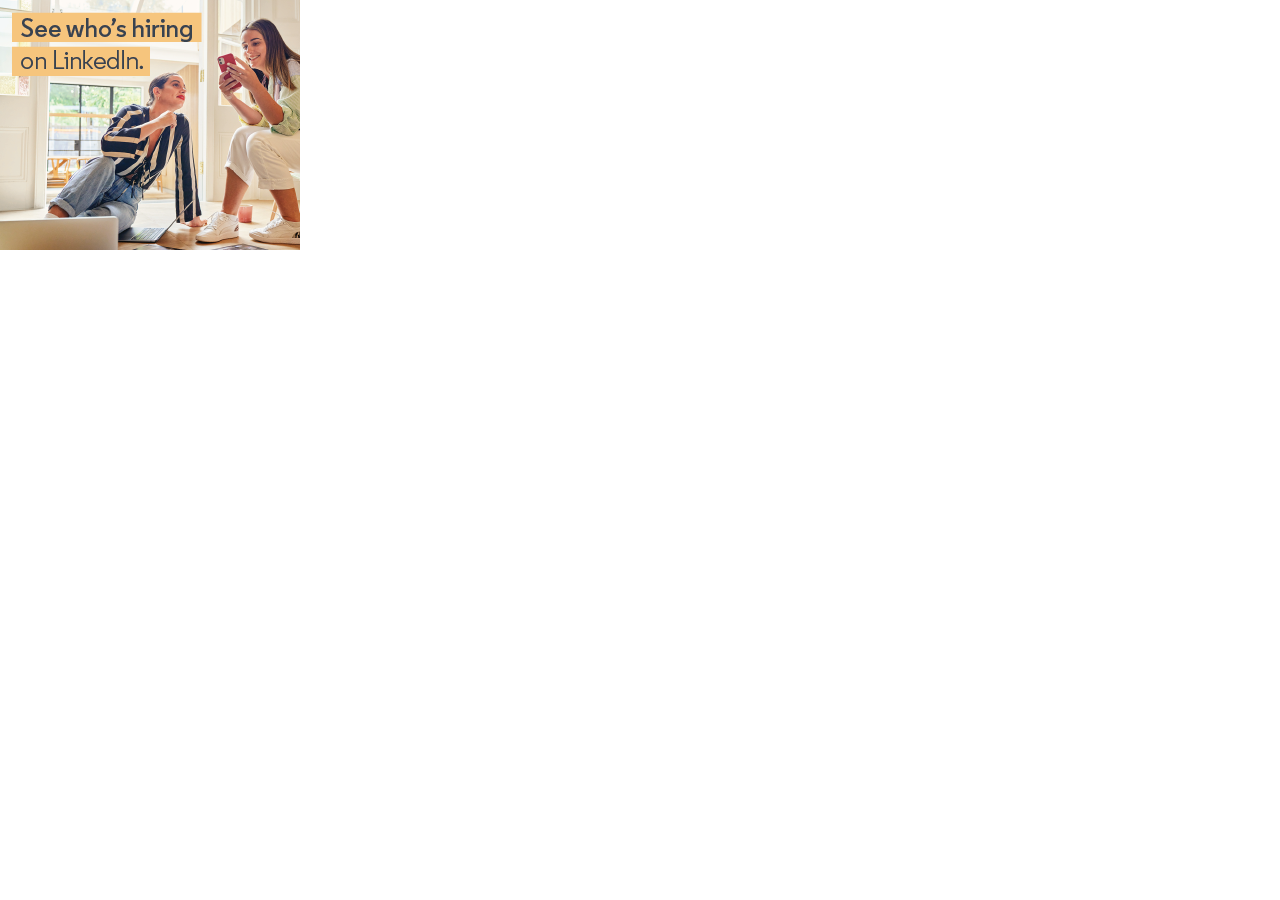
<file: Images/Loice Mwau _ LinkedIn_files/saved_resource(2).html>
<!DOCTYPE html>
<!-- saved from url=(0160)https://www.linkedin.com/tscp-serving/dtag?sz=300x250&ti=2&p=1&c=1&z=profile&pk=d_flagship3_profile_view_base&pz=BR&vmid=ACoAAEHwFUcBuN3YTWNiRlYRIiWP-hEIhMY7Ugs -->
<html><head><meta http-equiv="Content-Type" content="text/html; charset=UTF-8">
  <title>Image By Linkedin</title>
  <style type="text/css">
    html,body,img,div,a { margin: 0; padding: 0; border: 0; text-decoration: none; outline: 0; }
  </style>
</head>
<body style="margin:0; padding:0;" data-new-gr-c-s-loaded="14.1168.0">
<div>
  <a href="https://www.linkedin.com/jobs/?trk=li_FA_global_careers_jobsgtm_jsFA_v1&amp;mcid=6899045044465016833" target="_blank"><img src="./AAYQAgTPAAgAAQAAAAAAADVuOvKzTF-3RD6j-qFPqhubBQ.png" alt="Advertise on LinkedIn" border="0"></a>
</div>



</body><grammarly-desktop-integration data-grammarly-shadow-root="true"><template shadowrootmode="open"><style>
      div.grammarly-desktop-integration {
        position: absolute;
        width: 1px;
        height: 1px;
        padding: 0;
        margin: -1px;
        overflow: hidden;
        clip: rect(0, 0, 0, 0);
        white-space: nowrap;
        border: 0;
        -moz-user-select: none;
        -webkit-user-select: none;
        -ms-user-select:none;
        user-select:none;
      }

      div.grammarly-desktop-integration:before {
        content: attr(data-content);
      }
    </style><div aria-label="grammarly-integration" role="group" tabindex="-1" class="grammarly-desktop-integration" data-content="{&quot;mode&quot;:&quot;full&quot;,&quot;isActive&quot;:true,&quot;isUserDisabled&quot;:false}"></div></template></grammarly-desktop-integration></html>
</file>
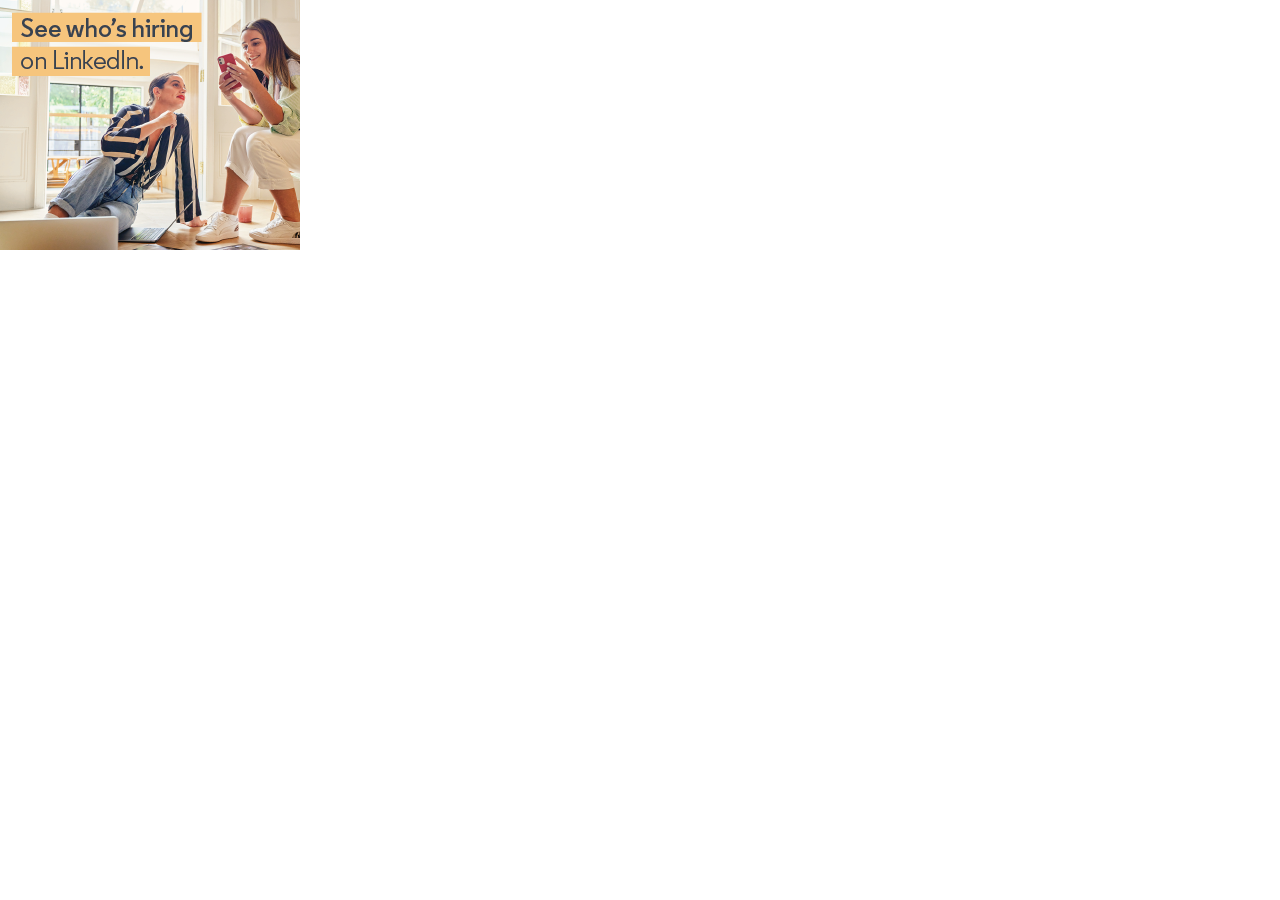
<file: Images/Loice Mwau _ LinkedIn_files/saved_resource.html>
<!DOCTYPE html>
<!-- saved from url=(0182)https://www.linkedin.com/tscp-serving/dtag?sz=300x250&ti=1&p=1&c=1&z=profile&pk=d_flagship3_profile_view_base&pz=BR&vmid=ACoAAEHwFUcBuN3YTWNiRlYRIiWP-hEIhMY7Ugs&_x=company%3D19136552 -->
<html><head><meta http-equiv="Content-Type" content="text/html; charset=UTF-8">
  <title>Image By Linkedin</title>
  <style type="text/css">
    html,body,img,div,a { margin: 0; padding: 0; border: 0; text-decoration: none; outline: 0; }
  </style>
</head>
<body style="margin:0; padding:0;" data-new-gr-c-s-loaded="14.1168.0">
<div>
  <a href="https://www.linkedin.com/jobs/?trk=li_FA_global_careers_jobsgtm_jsFA_v1&amp;mcid=6899045044465016833" target="_blank"><img src="./AAYQAgTPAAgAAQAAAAAAADVuOvKzTF-3RD6j-qFPqhubBQ.png" alt="Advertise on LinkedIn" border="0"></a>
</div>



</body><grammarly-desktop-integration data-grammarly-shadow-root="true"><template shadowrootmode="open"><style>
      div.grammarly-desktop-integration {
        position: absolute;
        width: 1px;
        height: 1px;
        padding: 0;
        margin: -1px;
        overflow: hidden;
        clip: rect(0, 0, 0, 0);
        white-space: nowrap;
        border: 0;
        -moz-user-select: none;
        -webkit-user-select: none;
        -ms-user-select:none;
        user-select:none;
      }

      div.grammarly-desktop-integration:before {
        content: attr(data-content);
      }
    </style><div aria-label="grammarly-integration" role="group" tabindex="-1" class="grammarly-desktop-integration" data-content="{&quot;mode&quot;:&quot;full&quot;,&quot;isActive&quot;:true,&quot;isUserDisabled&quot;:false}"></div></template></grammarly-desktop-integration></html>
</file>
<file: style.css>
#maincolor{
    background-color: #FACFCC;
    height: 1185px;
    width: 1800px;
    margin-left: 10px;
    border-radius: 20px;
    margin-top: 30px;

}
#sign{
    background-color: black;
    -webkit-text-fill-color: white;
    border-radius: 25px;
    height: 40px;
    width: 100px;
    margin-bottom: 100px;
}

#baims{
    font-family: serif;
    font-weight: 50;
    font-size: xx-large;
    margin-bottom: 55px;
}

#topnav{
    display: flex;
    justify-content: center;
    gap: 180px;
    font-size: 20px;
    margin-top: 15px;
}

#prg{
    display: flex;
    justify-content: center;
    gap: 100px;
}
#Study{
    font-size: 100px;
}

#white{
    background-color: white;
    height: 160px;
    width: 1800px;
    border-radius: 10px;
    margin-top: 200px;
}


#text{
    border: solid;
    /* width: 0px; */
    border-radius: 20px;
    /* padding: 5px;  */
    margin-top: 8px;
    background-color: transparent;
    height: 20px;
    font-size: 15px;
}

#whatdoyouwanttolearn{
    width: 300px;
    height: 40px;
    border-radius: 25px;
    display: flex;
}

#coursewithbaims{
    font-size: 20px;
}

#nums{
   font-size: 70px;
   
}

#course{
    font-size: 20px;
    

}

#photo{
    width: 650px;
    height: 650px;
}

#coo{
    margin-top: 15px;
}

#footer{
   display: flex; 
   justify-content: center;
   gap: 300px;
}

#course{
    font-size: 25px;
}

#instructor{
    font-size: 17px;
}

#signin{
    font-size: 17px;
}

@media screen and (min-width:280px) and (max-width:480px){
    #maincolor{
        background-color: #FACFCC;
        height: 100px;
        width: 100%;
        margin-left: 0px;
        border-radius: 0px;
        height: 100%;
        margin-top: 0px;
    
    }
    #sign{
        background-color: black;
        -webkit-text-fill-color: white;
        border-radius: 25px;
    }
    
    #baims{
        font-family: serif;
        font-size: 15px;
    }
    
    #topnav{
        display: flex;
        flex-wrap: wrap;
        justify-content: center;
        font-size: x-large;
        gap: 10px;
        font-size: 10px;
        margin-top: 10px;
    }
    
    #prg{
        display: flex;
        flex-wrap: wrap;
        font-size: larger;
        gap: 10px;
    }
    #Study{
        font-size: 30px;
    }
    
    #white{
        background-color: white;
        height: 160px;
        display: flex;
        font-size: small;
        width: 100%;
        border-radius: 10px;
        margin-top: 200px;
    }
    
    
    #text{
        border: solid;
        width: 50px;
         padding: 15px; 
        margin-top: 8px;
        background-color: transparent;
        height: 4px;
    }
    
    #whatdoyouwanttolearn{
        width: 150px;
        height: 20px;
        border-radius: 25px;
        display: flex;
    }
    
    #coursewithbaims{
        font-size: 17px;
    }
    
    #nums{
       font-size: 20px;
       gap: 10px;
    }
    

    
    #photo{
        width: 150px;
        height: 150px;
    }
    
    #coo{
        margin-top: 15px;
        font-size: 12px;
    }
    
    #footer{
       display: flex; 
       flex-wrap: wrap;
       font-size: xx-small;
       /* justify-content: center; */
       gap: 20px;
    }
    
    #course{
        font-size: 15px;
    }
    
    
}
</file>
